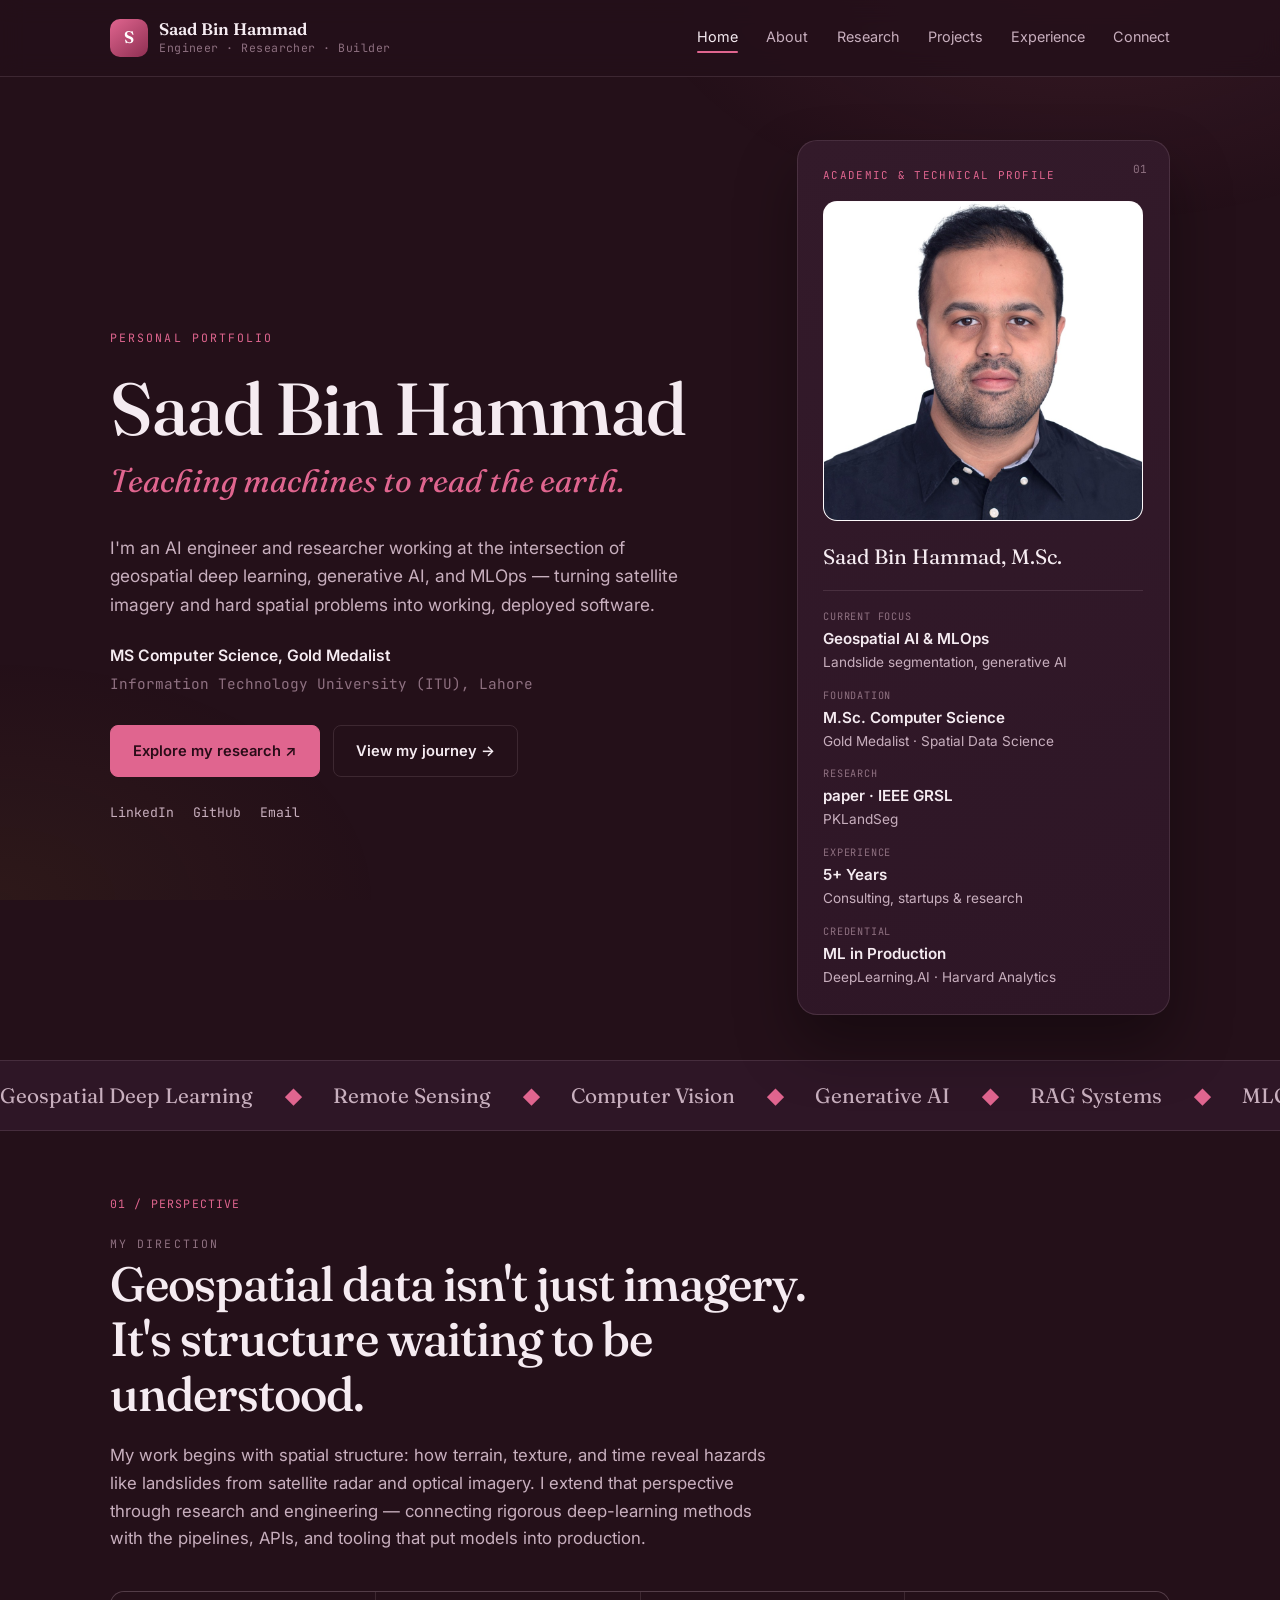
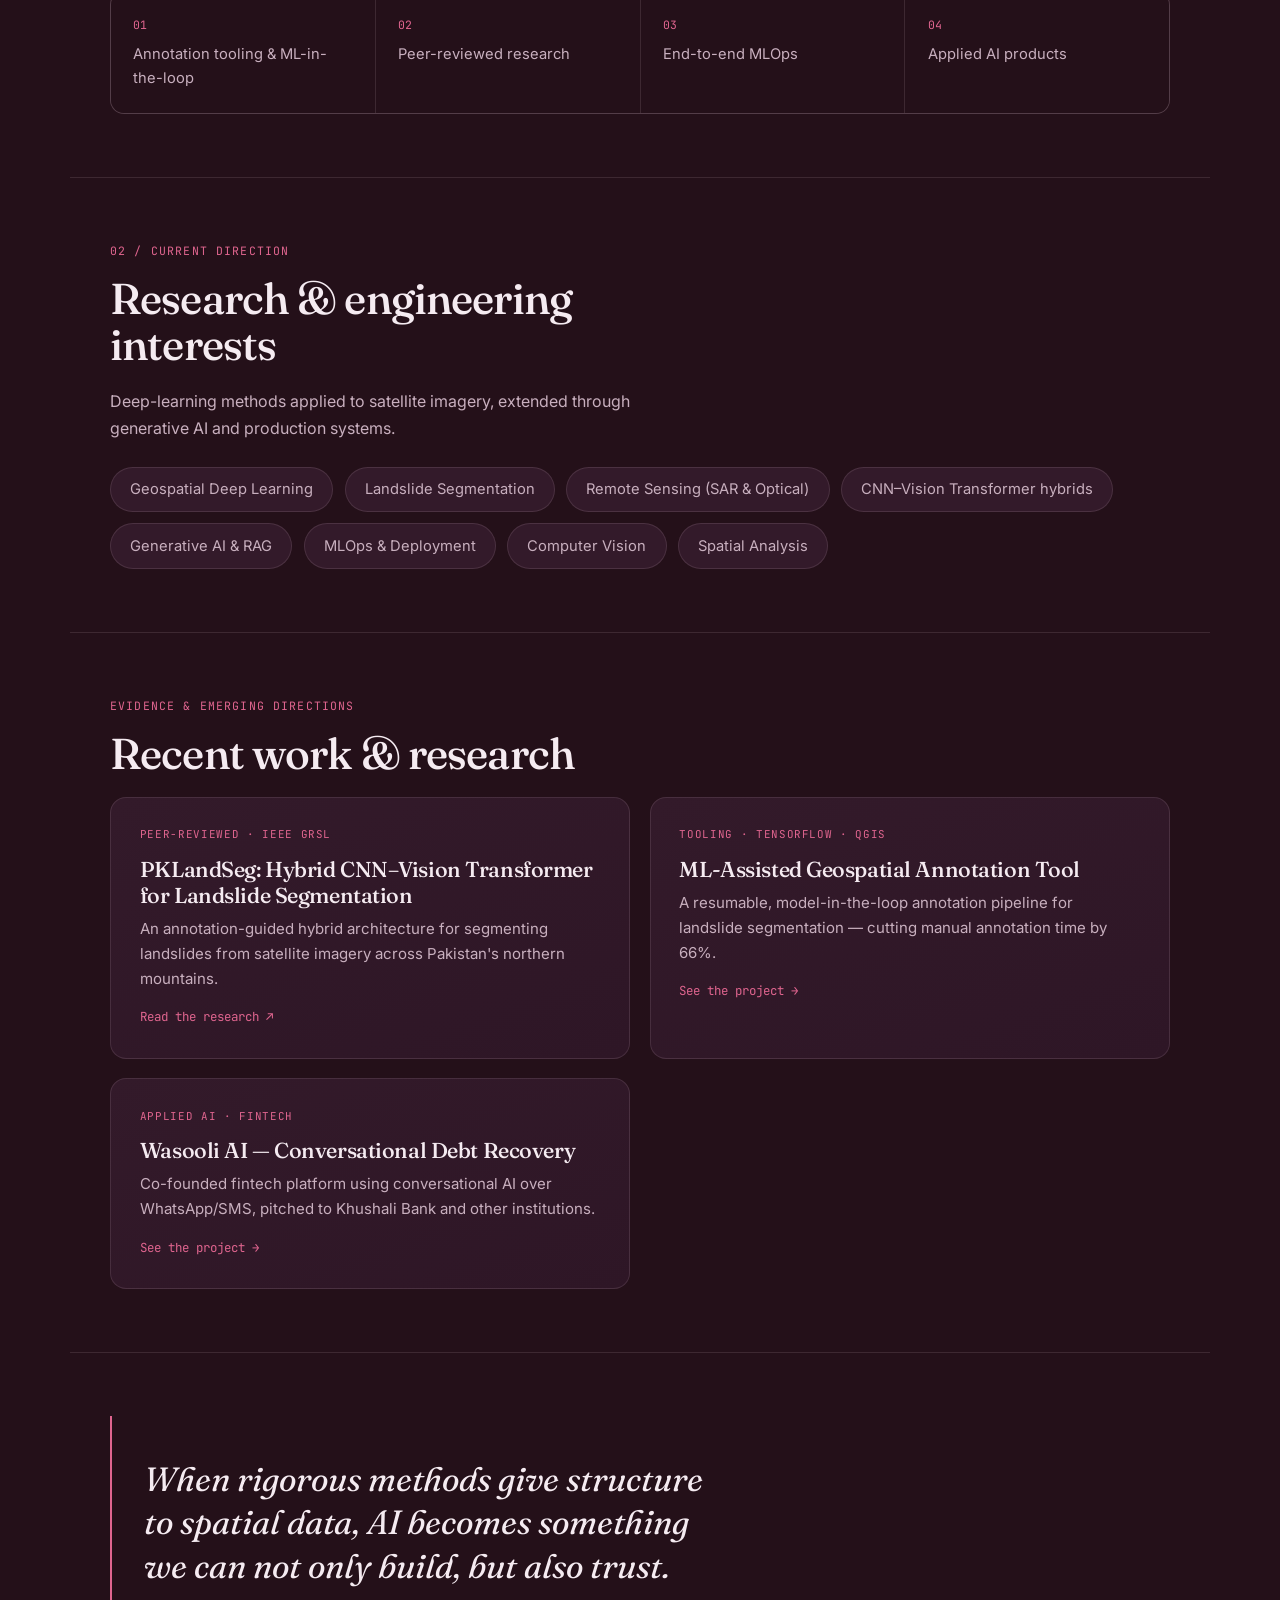
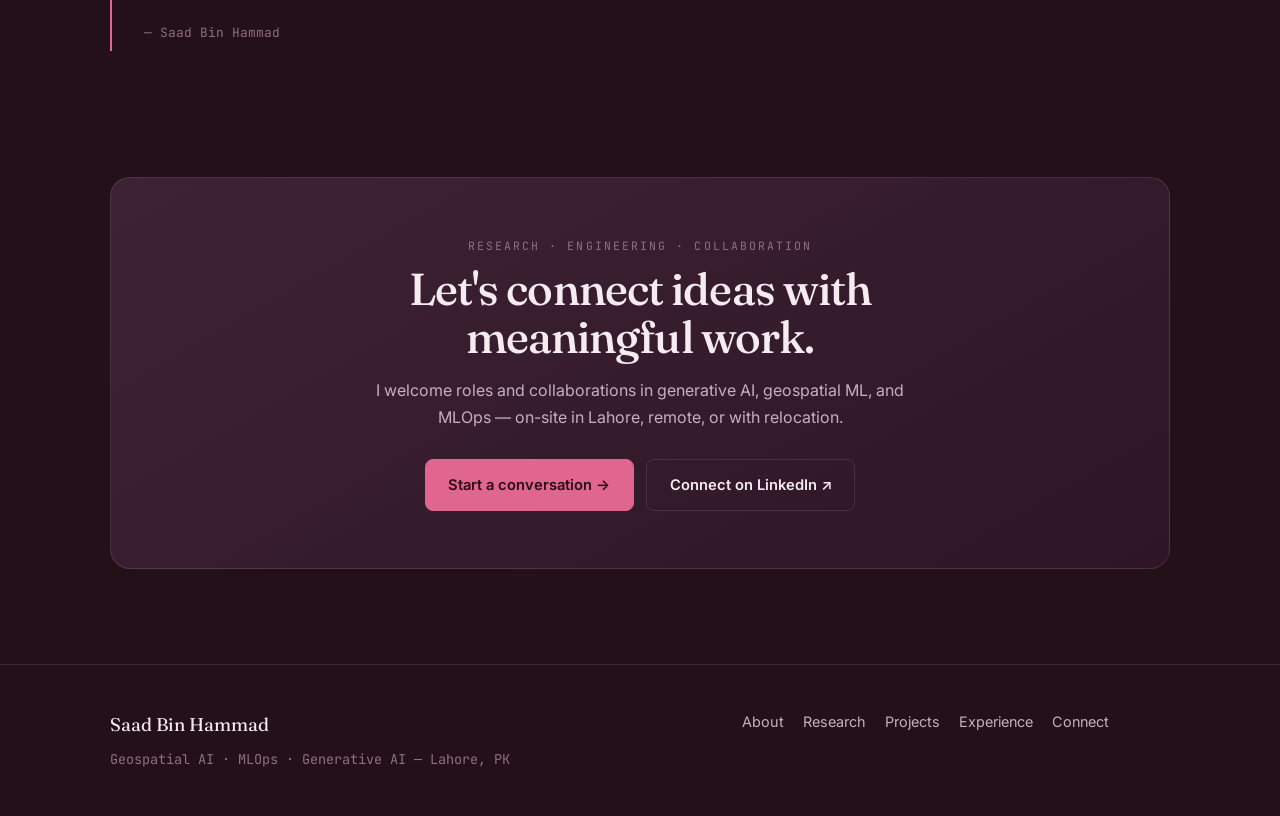
<file: index.html>
<!doctype html>
<html lang="en">
<head>
<meta charset="utf-8">
<meta name="viewport" content="width=device-width,initial-scale=1">
<meta name="description" content="Saad Bin Hammad — MS Computer Science gold medalist working at the intersection of geospatial deep learning, generative AI, and MLOps.">
<meta name="theme-color" content="#241019">
<meta property="og:title" content="Saad Bin Hammad | Geospatial AI, MLOps & Generative AI">
<meta property="og:description" content="Connecting geospatial deep learning and remote sensing with generative AI and production MLOps.">
<meta property="og:type" content="website">
<title>Saad Bin Hammad | Geospatial AI, MLOps & Generative AI</title>
<link rel="stylesheet" href="style.css">
</head>
<body>
<a class="skip" href="#main">Skip to main content</a>

<nav class="nav">
  <div class="wrap">
    <a class="brand" href="index.html">
      <span class="mark">S</span>
      <span class="bt"><b>Saad Bin Hammad</b><span>Engineer · Researcher · Builder</span></span>
    </a>
    <button class="menu" aria-label="Open navigation">☰</button>
    <div class="nav-links">
      <a href="index.html" class="active">Home</a>
      <a href="about.html">About</a>
      <a href="research.html">Research</a>
      <a href="projects.html">Projects</a>
      <a href="experience.html">Experience</a>
      <a href="contact.html">Connect</a>
    </div>
  </div>
</nav>

<main id="main">

  <!-- HERO -->
  <header class="hero">
    <div class="wrap">
      <div class="hero-grid">
        <div>
          <span class="eyebrow">Personal portfolio</span>
          <h1>Saad Bin Hammad</h1>
          <p class="tagline">Teaching machines to read the earth.</p>
          <p class="lede">I'm an AI engineer and researcher working at the intersection of geospatial deep learning, generative AI, and MLOps — turning satellite imagery and hard spatial problems into working, deployed software.</p>
          <p class="role"><b>MS Computer Science, Gold Medalist</b><span>Information Technology University (ITU), Lahore</span></p>
          <div class="hero-actions">
            <a class="btn primary" href="research.html">Explore my research ↗</a>
            <a class="btn" href="about.html">View my journey →</a>
          </div>
          <div class="hero-social">
            <a href="https://www.linkedin.com/in/saad-bin-hammad-89b584108/" target="_blank" rel="noopener">LinkedIn</a>
            <a href="https://github.com/saadhammad14" target="_blank" rel="noopener">GitHub</a>
            <a href="mailto:saadhammad306@gmail.com">Email</a>
          </div>
        </div>

        <aside class="pcard reveal">
          <span class="pc-no">01</span>
          <div class="pc-label">Academic &amp; technical profile</div>
          <div class="pc-photo"><img src="saad.png" alt="Saad Bin Hammad"></div>
          <div class="pc-name">Saad Bin Hammad, M.Sc.</div>
          <div class="pc-list">
            <div class="pc-item"><div class="k">Current focus</div><div class="v">Geospatial AI &amp; MLOps</div><div class="d">Landslide segmentation, generative AI</div></div>
            <div class="pc-item"><div class="k">Foundation</div><div class="v">M.Sc. Computer Science</div><div class="d">Gold Medalist · Spatial Data Science</div></div>
            <div class="pc-item"><div class="k">Research</div><div class="v"> paper · IEEE GRSL</div><div class="d">PKLandSeg </div></div>
            <div class="pc-item"><div class="k">Experience</div><div class="v">5+ Years</div><div class="d">Consulting, startups &amp; research</div></div>
            <div class="pc-item"><div class="k">Credential</div><div class="v">ML in Production</div><div class="d">DeepLearning.AI · Harvard Analytics</div></div>
          </div>
        </aside>
      </div>
    </div>
  </header>

  <!-- MARQUEE -->
  <div class="marquee" aria-hidden="true">
    <div class="track">
      <span>Geospatial Deep Learning <b class="dot">◆</b> Remote Sensing <b class="dot">◆</b> Computer Vision <b class="dot">◆</b> Generative AI <b class="dot">◆</b> RAG Systems <b class="dot">◆</b> MLOps <b class="dot">◆</b></span>
      <span>Geospatial Deep Learning <b class="dot">◆</b> Remote Sensing <b class="dot">◆</b> Computer Vision <b class="dot">◆</b> Generative AI <b class="dot">◆</b> RAG Systems <b class="dot">◆</b> MLOps <b class="dot">◆</b></span>
    </div>
  </div>

  <!-- PERSPECTIVE -->
  <section class="statement">
    <div class="wrap">
      <div class="sec-tag">01 / Perspective</div>
      <div style="max-width:30ch"><span class="eyebrow" style="color:var(--faint)">My direction</span></div>
      <h2>Geospatial data isn't just imagery. It's structure waiting to be understood.</h2>
      <p>My work begins with spatial structure: how terrain, texture, and time reveal hazards like landslides from satellite radar and optical imagery. I extend that perspective through research and engineering — connecting rigorous deep-learning methods with the pipelines, APIs, and tooling that put models into production.</p>
      <div class="impact">
        <div class="i"><div class="n">01</div><p>Annotation tooling &amp; ML-in-the-loop</p></div>
        <div class="i"><div class="n">02</div><p>Peer-reviewed research</p></div>
        <div class="i"><div class="n">03</div><p>End-to-end MLOps</p></div>
        <div class="i"><div class="n">04</div><p>Applied AI products</p></div>
      </div>
    </div>
  </section>

  <hr class="divider">

  <!-- INTERESTS -->
  <section>
    <div class="wrap">
      <div class="sec-tag">02 / Current direction</div>
      <h2 class="sec-lead">Research &amp; engineering interests</h2>
      <p style="color:var(--dim);max-width:56ch">Deep-learning methods applied to satellite imagery, extended through generative AI and production systems.</p>
      <div class="chips">
        <span class="chip">Geospatial Deep Learning</span>
        <span class="chip">Landslide Segmentation</span>
        <span class="chip">Remote Sensing (SAR &amp; Optical)</span>
        <span class="chip">CNN–Vision Transformer hybrids</span>
        <span class="chip">Generative AI &amp; RAG</span>
        <span class="chip">MLOps &amp; Deployment</span>
        <span class="chip">Computer Vision</span>
        <span class="chip">Spatial Analysis</span>
      </div>
    </div>
  </section>

  <hr class="divider">

  <!-- RECENT WORK -->
  <section>
    <div class="wrap">
      <div class="sec-tag">Evidence &amp; emerging directions</div>
      <h2 class="sec-lead">Recent work &amp; research</h2>
      <div class="work-grid">
        <a class="wcard reveal" href="research.html">
          <div class="wk">Peer-reviewed · IEEE GRSL</div>
          <h3>PKLandSeg: Hybrid CNN–Vision Transformer for Landslide Segmentation</h3>
          <p>An annotation-guided hybrid architecture for segmenting landslides from satellite imagery across Pakistan's northern mountains.</p>
          <span class="go">Read the research ↗</span>
        </a>
        <a class="wcard reveal" href="projects.html#annotation">
          <div class="wk">Tooling · TensorFlow · QGIS</div>
          <h3>ML-Assisted Geospatial Annotation Tool</h3>
          <p>A resumable, model-in-the-loop annotation pipeline for landslide segmentation — cutting manual annotation time by 66%.</p>
          <span class="go">See the project →</span>
        </a>
        <a class="wcard reveal" href="projects.html#wasooli">
          <div class="wk">Applied AI · Fintech</div>
          <h3>Wasooli AI — Conversational Debt Recovery</h3>
          <p>Co-founded fintech platform using conversational AI over WhatsApp/SMS, pitched to Khushali Bank and other institutions.</p>
          <span class="go">See the project →</span>
        </a>
      </div>
    </div>
  </section>

  <hr class="divider">

  <!-- QUOTE -->
  <section>
    <div class="wrap">
      <div class="quote reveal">
        <p>When rigorous methods give structure to spatial data, AI becomes something we can not only build, but also trust.</p>
        <div class="by">— Saad Bin Hammad</div>
      </div>
    </div>
  </section>

  <!-- CTA -->
  <section>
    <div class="wrap">
      <div class="cta-band reveal">
        <div class="eyebrow" style="color:var(--faint)">Research · Engineering · Collaboration</div>
        <h2 style="margin-top:.6rem">Let's connect ideas with meaningful work.</h2>
        <p>I welcome roles and collaborations in generative AI, geospatial ML, and MLOps — on-site in Lahore, remote, or with relocation.</p>
        <div class="cta-row">
          <a class="btn primary" href="contact.html">Start a conversation →</a>
          <a class="btn" href="https://www.linkedin.com/in/saad-bin-hammad-89b584108/" target="_blank" rel="noopener">Connect on LinkedIn ↗</a>
        </div>
      </div>
    </div>
  </section>

</main>

<footer>
  <div class="wrap">
    <div class="foot-grid">
      <div>
        <div class="fbrand">Saad Bin Hammad</div>
        <div class="muted">Geospatial AI · MLOps · Generative AI — Lahore, PK</div>
      </div>
      <div class="foot-links">
        <a href="about.html">About</a>
        <a href="research.html">Research</a>
        <a href="projects.html">Projects</a>
        <a href="experience.html">Experience</a>
        <a href="contact.html">Connect</a>
      </div>
    </div>
  </div>
</footer>

<script src="main.js"></script>
</body>
</html>
</file>
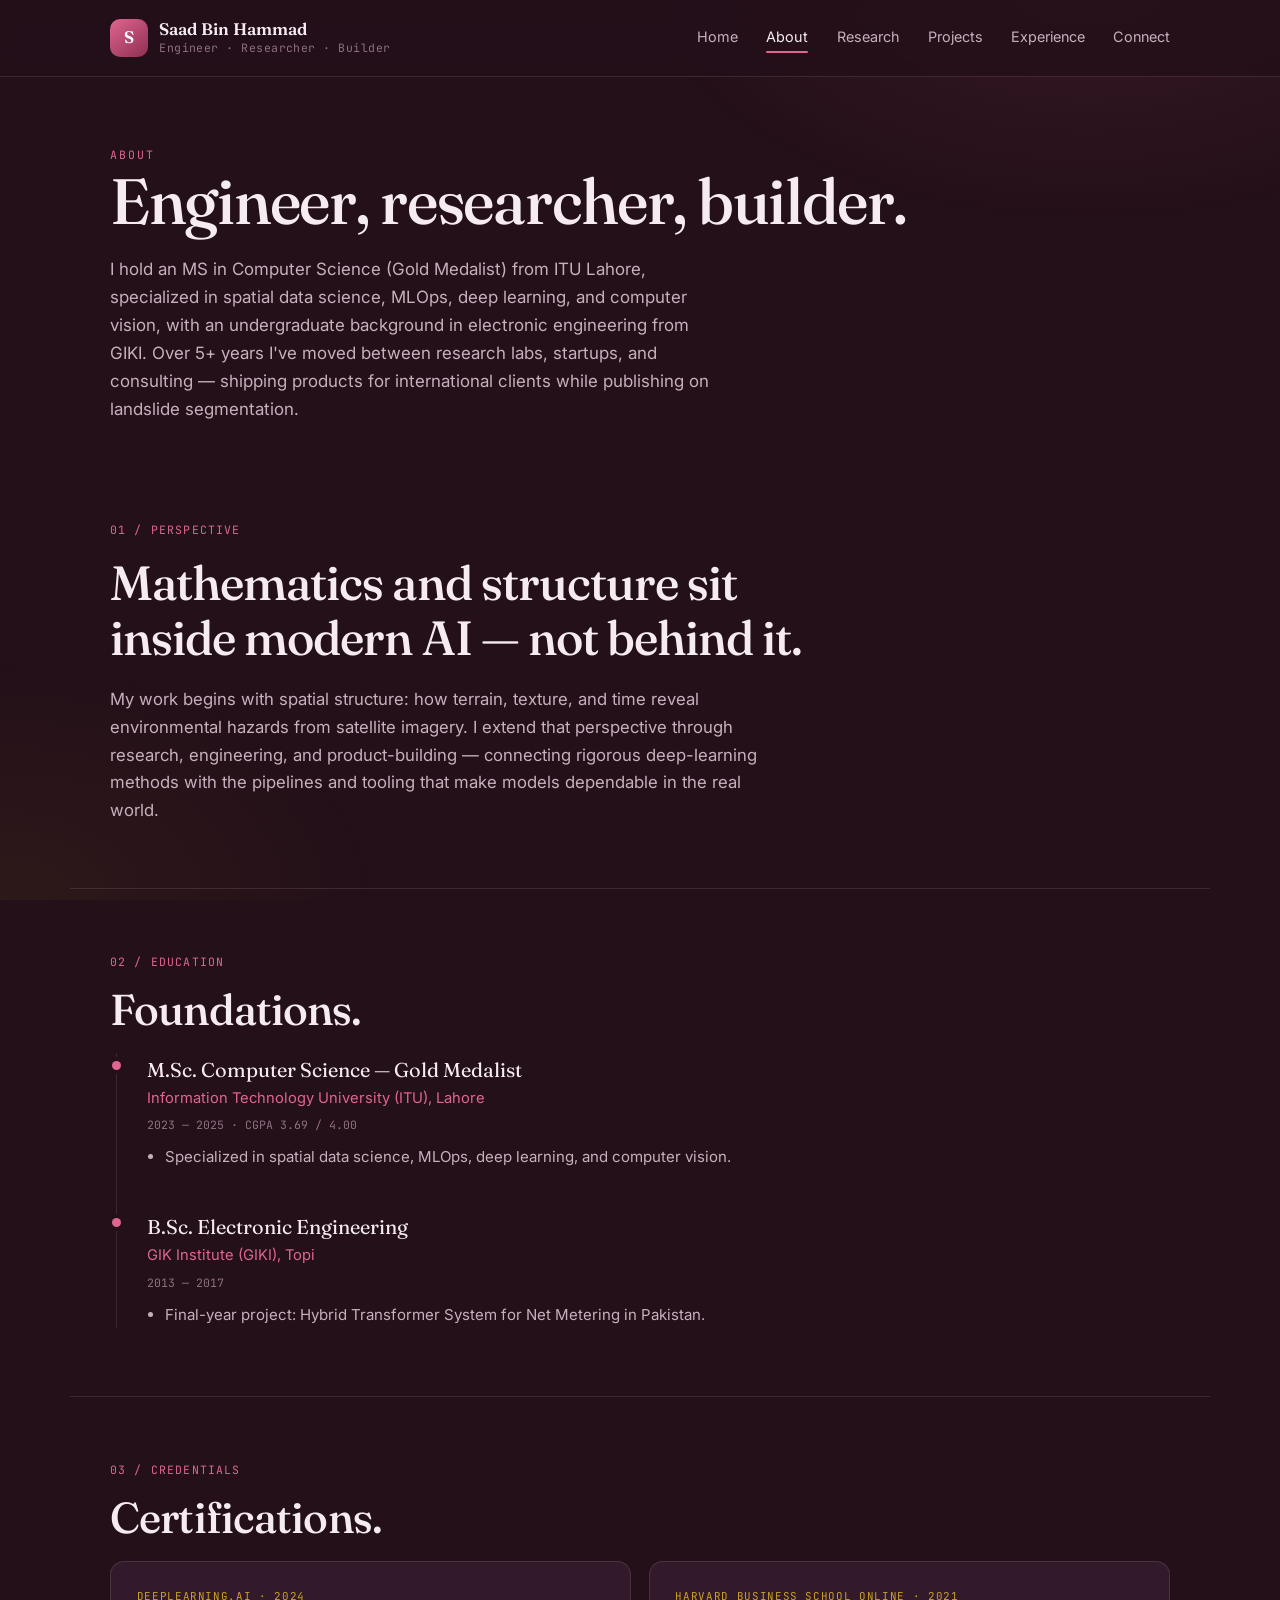
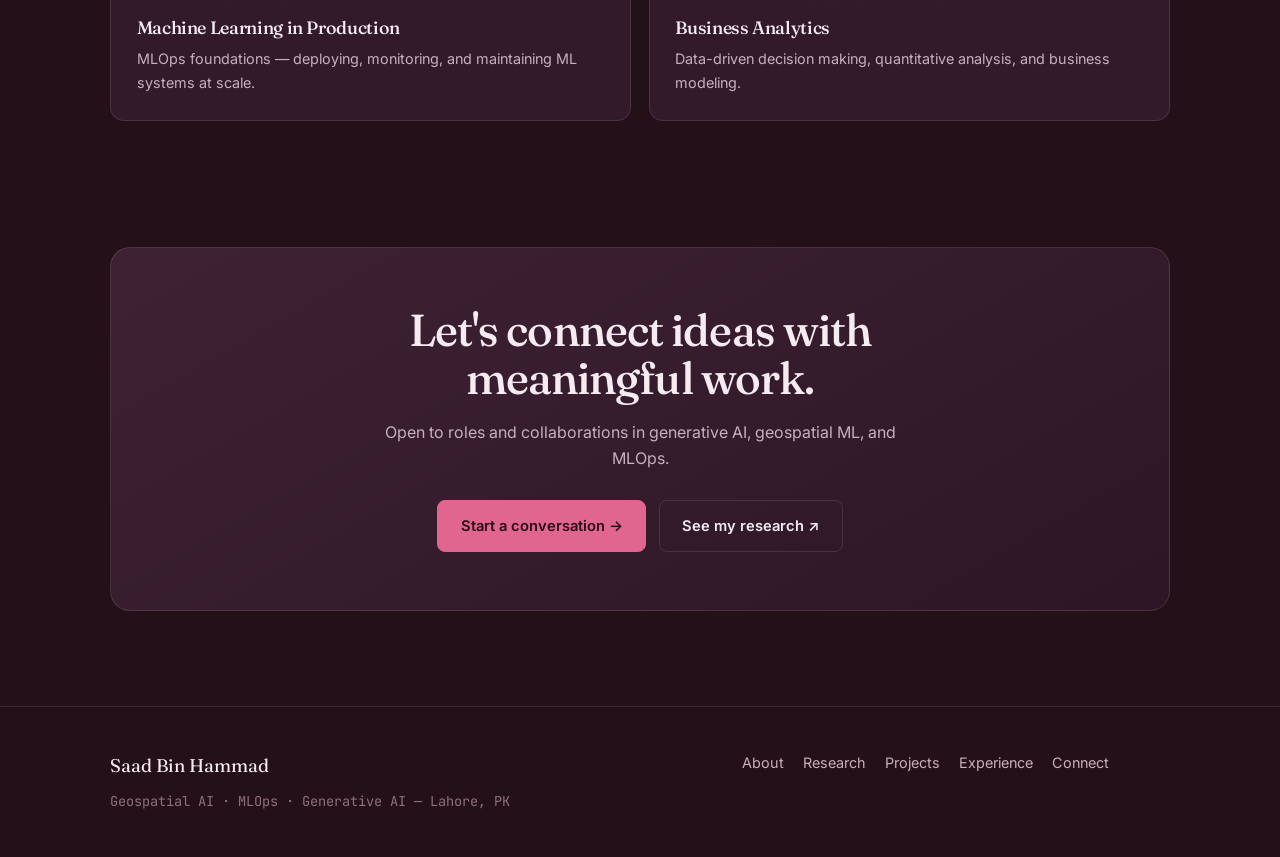
<file: about.html>
<!doctype html>
<html lang="en">
<head>
<meta charset="utf-8"><meta name="viewport" content="width=device-width,initial-scale=1">
<meta name="description" content="About Saad Bin Hammad — MS Computer Science gold medalist, geospatial AI researcher and engineer.">
<meta name="theme-color" content="#241019">
<title>About | Saad Bin Hammad</title>
<link rel="stylesheet" href="style.css">
</head>
<body>
<a class="skip" href="#main">Skip to main content</a>
<nav class="nav">
  <div class="wrap">
    <a class="brand" href="index.html">
      <span class="mark">S</span>
      <span class="bt"><b>Saad Bin Hammad</b><span>Engineer · Researcher · Builder</span></span>
    </a>
    <button class="menu" aria-label="Open navigation">☰</button>
    <div class="nav-links">
      <a href="index.html">Home</a>
      <a href="about.html" class="active">About</a>
      <a href="research.html">Research</a>
      <a href="projects.html">Projects</a>
      <a href="experience.html">Experience</a>
      <a href="contact.html">Connect</a>
    </div>
  </div>
</nav>
<main id="main">
<header class="page-head"><div class="wrap">
  <span class="eyebrow">About</span>
  <h1>Engineer, researcher, builder.</h1>
  <p class="lede">I hold an MS in Computer Science (Gold Medalist) from ITU Lahore, specialized in spatial data science, MLOps, deep learning, and computer vision, with an undergraduate background in electronic engineering from GIKI. Over 5+ years I've moved between research labs, startups, and consulting — shipping products for international clients while publishing on landslide segmentation.</p>
</div></header>

<section class="statement"><div class="wrap">
  <div class="sec-tag">01 / Perspective</div>
  <h2>Mathematics and structure sit inside modern AI — not behind it.</h2>
  <p>My work begins with spatial structure: how terrain, texture, and time reveal environmental hazards from satellite imagery. I extend that perspective through research, engineering, and product-building — connecting rigorous deep-learning methods with the pipelines and tooling that make models dependable in the real world.</p>
</div></section>

<hr class="divider">

<section><div class="wrap">
  <div class="sec-tag">02 / Education</div>
  <h2 class="sec-lead">Foundations.</h2>
  <div class="tl">
    <div class="tl-item"><div class="tl-role">M.Sc. Computer Science — Gold Medalist</div><div class="tl-org">Information Technology University (ITU), Lahore</div><div class="tl-meta">2023 — 2025 · CGPA 3.69 / 4.00</div><ul><li>Specialized in spatial data science, MLOps, deep learning, and computer vision.</li></ul></div>
    <div class="tl-item"><div class="tl-role">B.Sc. Electronic Engineering</div><div class="tl-org">GIK Institute (GIKI), Topi</div><div class="tl-meta">2013 — 2017</div><ul><li>Final-year project: Hybrid Transformer System for Net Metering in Pakistan.</li></ul></div>
  </div>
</div></section>

<hr class="divider">

<section><div class="wrap">
  <div class="sec-tag">03 / Credentials</div>
  <h2 class="sec-lead">Certifications.</h2>
  <div class="cards">
    <div class="card"><div class="kick">DeepLearning.AI · 2024</div><h3>Machine Learning in Production</h3><p>MLOps foundations — deploying, monitoring, and maintaining ML systems at scale.</p></div>
    <div class="card"><div class="kick">Harvard Business School Online · 2021</div><h3>Business Analytics</h3><p>Data-driven decision making, quantitative analysis, and business modeling.</p></div>
  </div>
</div></section>

<section><div class="wrap"><div class="cta-band reveal">
  <h2>Let's connect ideas with meaningful work.</h2>
  <p>Open to roles and collaborations in generative AI, geospatial ML, and MLOps.</p>
  <div class="cta-row"><a class="btn primary" href="contact.html">Start a conversation →</a><a class="btn" href="research.html">See my research ↗</a></div>
</div></div></section>
</main>
<footer>
  <div class="wrap">
    <div class="foot-grid">
      <div>
        <div class="fbrand">Saad Bin Hammad</div>
        <div class="muted">Geospatial AI · MLOps · Generative AI — Lahore, PK</div>
      </div>
      <div class="foot-links">
        <a href="about.html">About</a>
        <a href="research.html">Research</a>
        <a href="projects.html">Projects</a>
        <a href="experience.html">Experience</a>
        <a href="contact.html">Connect</a>
      </div>
    </div>
  </div>
</footer>
<script src="main.js"></script>
</body></html>
</file>
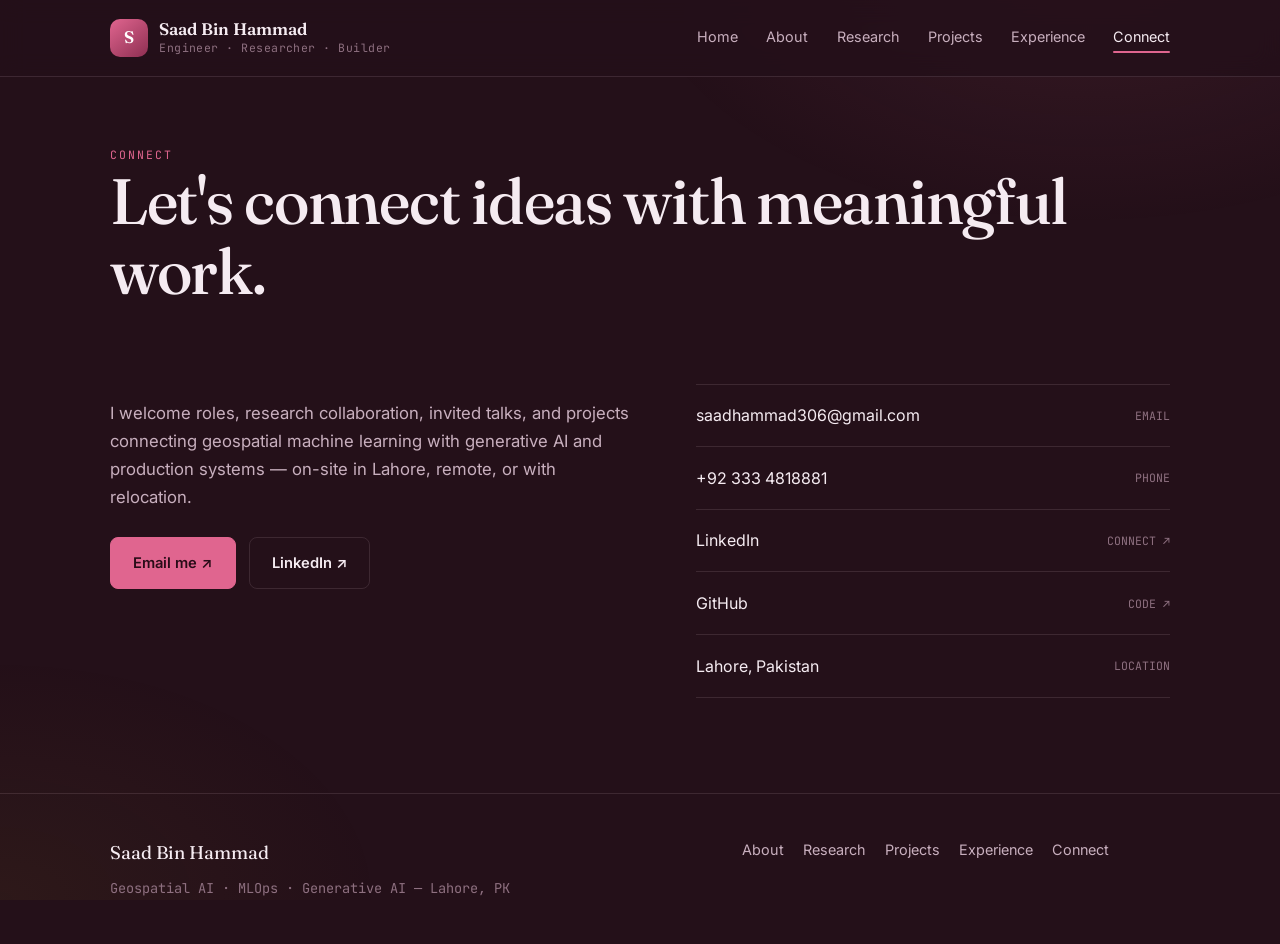
<file: contact.html>
<!doctype html>
<html lang="en">
<head>
<meta charset="utf-8"><meta name="viewport" content="width=device-width,initial-scale=1">
<meta name="description" content="Connect with Saad Bin Hammad — geospatial AI, MLOps, and generative AI.">
<meta name="theme-color" content="#241019">
<title>Connect | Saad Bin Hammad</title>
<link rel="stylesheet" href="style.css">
</head>
<body>
<a class="skip" href="#main">Skip to main content</a>
<nav class="nav">
  <div class="wrap">
    <a class="brand" href="index.html">
      <span class="mark">S</span>
      <span class="bt"><b>Saad Bin Hammad</b><span>Engineer · Researcher · Builder</span></span>
    </a>
    <button class="menu" aria-label="Open navigation">☰</button>
    <div class="nav-links">
      <a href="index.html">Home</a>
      <a href="about.html">About</a>
      <a href="research.html">Research</a>
      <a href="projects.html">Projects</a>
      <a href="experience.html">Experience</a>
      <a href="contact.html" class="active">Connect</a>
    </div>
  </div>
</nav>
<main id="main">
<header class="page-head"><div class="wrap">
  <span class="eyebrow">Connect</span>
  <h1>Let's connect ideas with meaningful work.</h1>
</div></header>

<section><div class="wrap">
  <div class="contact-grid">
    <div>
      <p style="color:var(--dim);font-size:1.05rem;max-width:50ch">I welcome roles, research collaboration, invited talks, and projects connecting geospatial machine learning with generative AI and production systems — on-site in Lahore, remote, or with relocation.</p>
      <div class="hero-actions" style="margin-top:1.6rem">
        <a class="btn primary" href="mailto:saadhammad306@gmail.com">Email me ↗</a>
        <a class="btn" href="https://www.linkedin.com/in/saad-bin-hammad-89b584108/" target="_blank" rel="noopener">LinkedIn ↗</a>
      </div>
    </div>
    <div class="contact-links">
      <a href="mailto:saadhammad306@gmail.com"><span>saadhammad306@gmail.com</span><span class="k">EMAIL</span></a>
      <a href="tel:+923334818881"><span>+92 333 4818881</span><span class="k">PHONE</span></a>
      <a href="https://www.linkedin.com/in/saad-bin-hammad-89b584108/" target="_blank" rel="noopener"><span>LinkedIn</span><span class="k">CONNECT ↗</span></a>
      <a href="https://github.com/saadhammad14" target="_blank" rel="noopener"><span>GitHub</span><span class="k">CODE ↗</span></a>
      <a href="https://www.google.com/maps?q=Lahore,Pakistan" target="_blank" rel="noopener"><span>Lahore, Pakistan</span><span class="k">LOCATION</span></a>
    </div>
  </div>
</div></section>
</main>
<footer>
  <div class="wrap">
    <div class="foot-grid">
      <div>
        <div class="fbrand">Saad Bin Hammad</div>
        <div class="muted">Geospatial AI · MLOps · Generative AI — Lahore, PK</div>
      </div>
      <div class="foot-links">
        <a href="about.html">About</a>
        <a href="research.html">Research</a>
        <a href="projects.html">Projects</a>
        <a href="experience.html">Experience</a>
        <a href="contact.html">Connect</a>
      </div>
    </div>
  </div>
</footer>
<script src="main.js"></script>
</body></html>
</file>
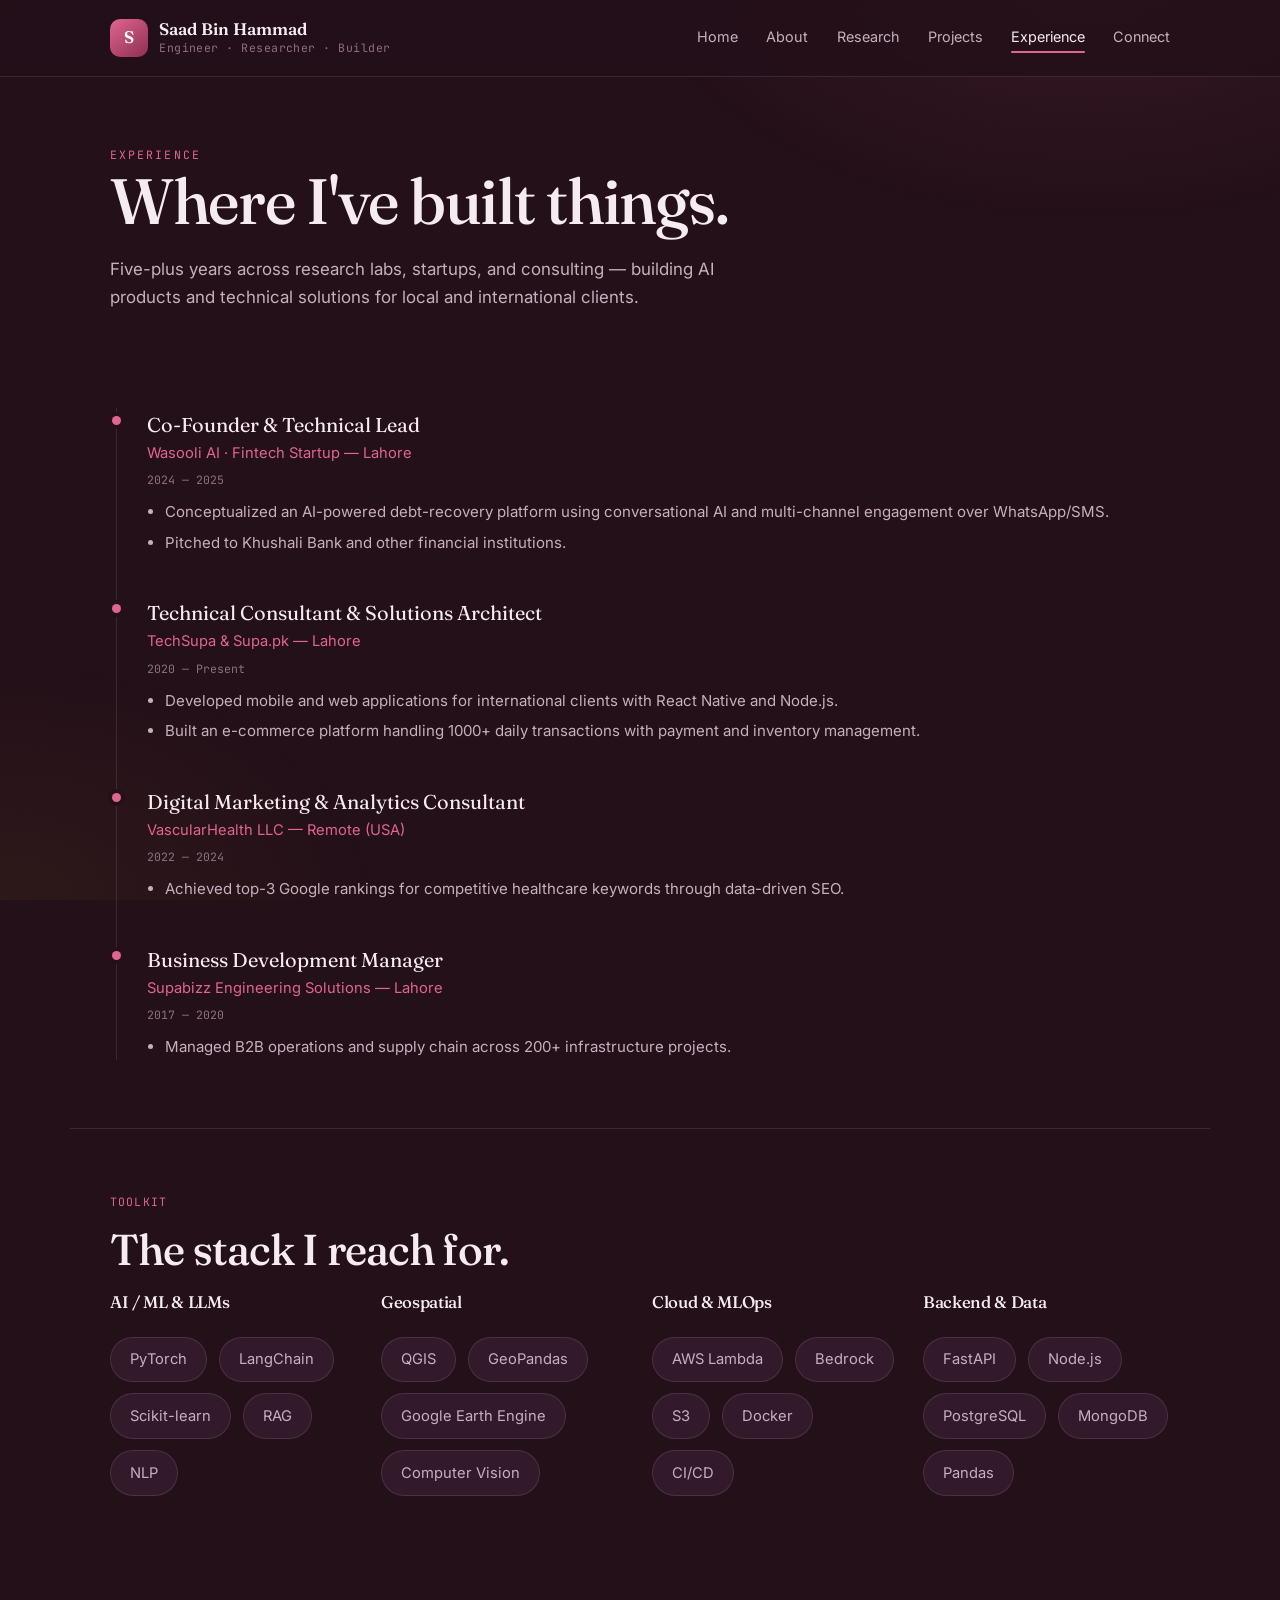
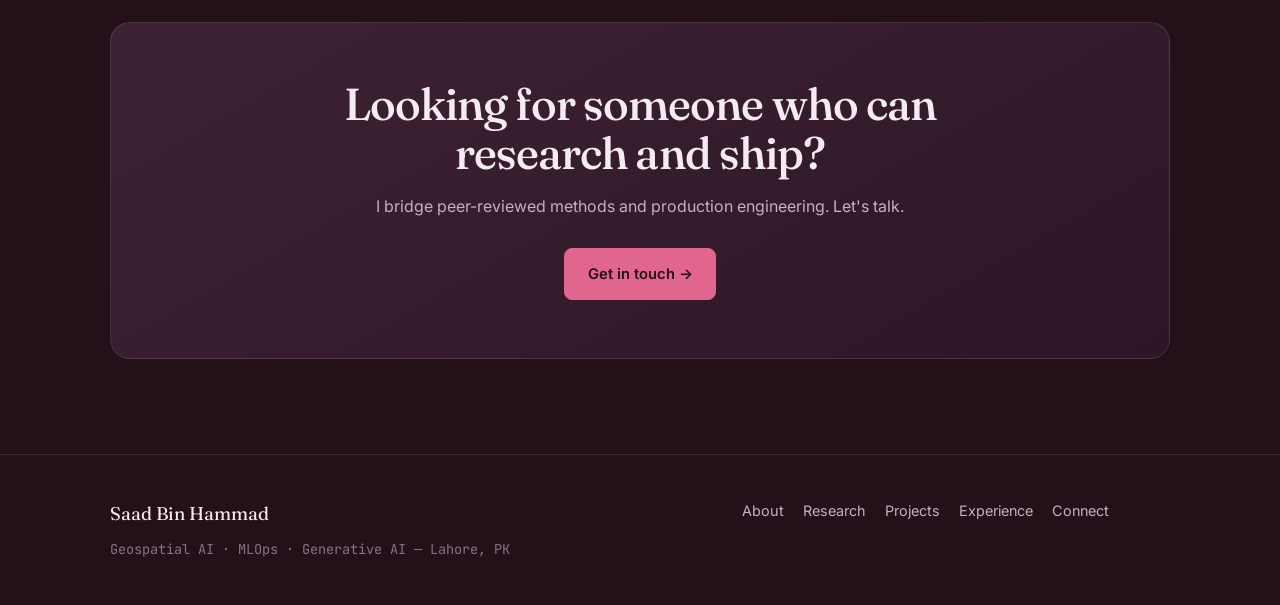
<file: experience.html>
<!doctype html>
<html lang="en">
<head>
<meta charset="utf-8"><meta name="viewport" content="width=device-width,initial-scale=1">
<meta name="description" content="Experience of Saad Bin Hammad — technical consulting, fintech co-founder, solutions architect.">
<meta name="theme-color" content="#241019">
<title>Experience | Saad Bin Hammad</title>
<link rel="stylesheet" href="style.css">
</head>
<body>
<a class="skip" href="#main">Skip to main content</a>
<nav class="nav">
  <div class="wrap">
    <a class="brand" href="index.html">
      <span class="mark">S</span>
      <span class="bt"><b>Saad Bin Hammad</b><span>Engineer · Researcher · Builder</span></span>
    </a>
    <button class="menu" aria-label="Open navigation">☰</button>
    <div class="nav-links">
      <a href="index.html">Home</a>
      <a href="about.html">About</a>
      <a href="research.html">Research</a>
      <a href="projects.html">Projects</a>
      <a href="experience.html" class="active">Experience</a>
      <a href="contact.html">Connect</a>
    </div>
  </div>
</nav>
<main id="main">
<header class="page-head"><div class="wrap">
  <span class="eyebrow">Experience</span>
  <h1>Where I've built things.</h1>
  <p class="lede">Five-plus years across research labs, startups, and consulting — building AI products and technical solutions for local and international clients.</p>
</div></header>

<section><div class="wrap">
  <div class="tl">
    <div class="tl-item"><div class="tl-role">Co-Founder &amp; Technical Lead</div><div class="tl-org">Wasooli AI · Fintech Startup — Lahore</div><div class="tl-meta">2024 — 2025</div><ul><li>Conceptualized an AI-powered debt-recovery platform using conversational AI and multi-channel engagement over WhatsApp/SMS.</li><li>Pitched to Khushali Bank and other financial institutions.</li></ul></div>
    <div class="tl-item"><div class="tl-role">Technical Consultant &amp; Solutions Architect</div><div class="tl-org">TechSupa &amp; Supa.pk — Lahore</div><div class="tl-meta">2020 — Present</div><ul><li>Developed mobile and web applications for international clients with React Native and Node.js.</li><li>Built an e-commerce platform handling 1000+ daily transactions with payment and inventory management.</li></ul></div>
    <div class="tl-item"><div class="tl-role">Digital Marketing &amp; Analytics Consultant</div><div class="tl-org">VascularHealth LLC — Remote (USA)</div><div class="tl-meta">2022 — 2024</div><ul><li>Achieved top-3 Google rankings for competitive healthcare keywords through data-driven SEO.</li></ul></div>
    <div class="tl-item"><div class="tl-role">Business Development Manager</div><div class="tl-org">Supabizz Engineering Solutions — Lahore</div><div class="tl-meta">2017 — 2020</div><ul><li>Managed B2B operations and supply chain across 200+ infrastructure projects.</li></ul></div>
  </div>
</div></section>

<hr class="divider">

<section><div class="wrap">
  <div class="sec-tag">Toolkit</div>
  <h2 class="sec-lead">The stack I reach for.</h2>
  <div class="skill-grid">
    <div class="skill-block"><h3>AI / ML &amp; LLMs</h3><div class="chips"><span class="chip">PyTorch</span><span class="chip">LangChain</span><span class="chip">Scikit-learn</span><span class="chip">RAG</span><span class="chip">NLP</span></div></div>
    <div class="skill-block"><h3>Geospatial</h3><div class="chips"><span class="chip">QGIS</span><span class="chip">GeoPandas</span><span class="chip">Google Earth Engine</span><span class="chip">Computer Vision</span></div></div>
    <div class="skill-block"><h3>Cloud &amp; MLOps</h3><div class="chips"><span class="chip">AWS Lambda</span><span class="chip">Bedrock</span><span class="chip">S3</span><span class="chip">Docker</span><span class="chip">CI/CD</span></div></div>
    <div class="skill-block"><h3>Backend &amp; Data</h3><div class="chips"><span class="chip">FastAPI</span><span class="chip">Node.js</span><span class="chip">PostgreSQL</span><span class="chip">MongoDB</span><span class="chip">Pandas</span></div></div>
  </div>
</div></section>

<section><div class="wrap"><div class="cta-band reveal">
  <h2>Looking for someone who can research and ship?</h2>
  <p>I bridge peer-reviewed methods and production engineering. Let's talk.</p>
  <div class="cta-row"><a class="btn primary" href="contact.html">Get in touch →</a></div>
</div></div></section>
</main>
<footer>
  <div class="wrap">
    <div class="foot-grid">
      <div>
        <div class="fbrand">Saad Bin Hammad</div>
        <div class="muted">Geospatial AI · MLOps · Generative AI — Lahore, PK</div>
      </div>
      <div class="foot-links">
        <a href="about.html">About</a>
        <a href="research.html">Research</a>
        <a href="projects.html">Projects</a>
        <a href="experience.html">Experience</a>
        <a href="contact.html">Connect</a>
      </div>
    </div>
  </div>
</footer>
<script src="main.js"></script>
</body></html>
</file>
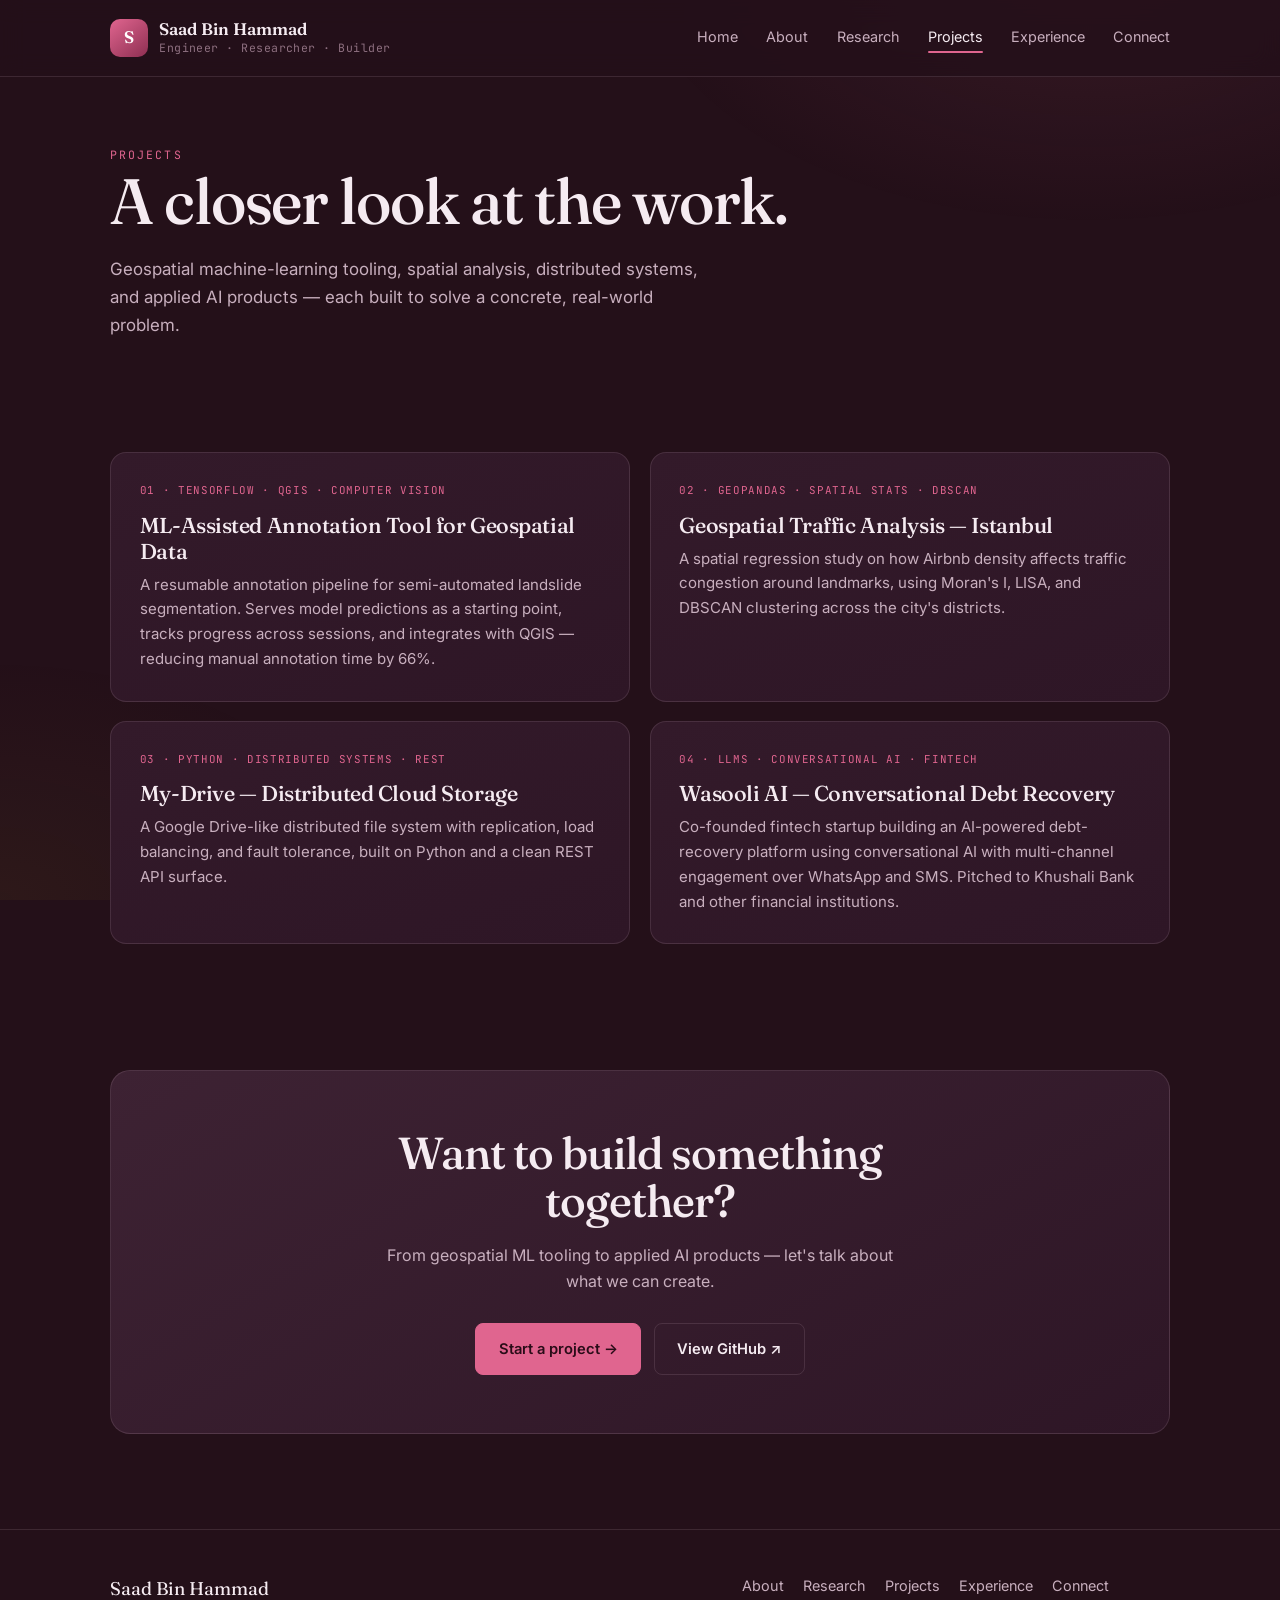
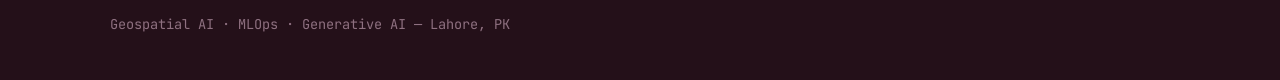
<file: projects.html>
<!doctype html>
<html lang="en">
<head>
<meta charset="utf-8"><meta name="viewport" content="width=device-width,initial-scale=1">
<meta name="description" content="Projects by Saad Bin Hammad — geospatial ML tooling, spatial analysis, distributed systems, applied AI.">
<meta name="theme-color" content="#241019">
<title>Projects | Saad Bin Hammad</title>
<link rel="stylesheet" href="style.css">
</head>
<body>
<a class="skip" href="#main">Skip to main content</a>
<nav class="nav">
  <div class="wrap">
    <a class="brand" href="index.html">
      <span class="mark">S</span>
      <span class="bt"><b>Saad Bin Hammad</b><span>Engineer · Researcher · Builder</span></span>
    </a>
    <button class="menu" aria-label="Open navigation">☰</button>
    <div class="nav-links">
      <a href="index.html">Home</a>
      <a href="about.html">About</a>
      <a href="research.html">Research</a>
      <a href="projects.html" class="active">Projects</a>
      <a href="experience.html">Experience</a>
      <a href="contact.html">Connect</a>
    </div>
  </div>
</nav>
<main id="main">
<header class="page-head"><div class="wrap">
  <span class="eyebrow">Projects</span>
  <h1>A closer look at the work.</h1>
  <p class="lede">Geospatial machine-learning tooling, spatial analysis, distributed systems, and applied AI products — each built to solve a concrete, real-world problem.</p>
</div></header>

<section><div class="wrap">
  <div class="work-grid">
    <div class="wcard" id="annotation"><div class="wk">01 · TensorFlow · QGIS · Computer Vision</div><h3>ML-Assisted Annotation Tool for Geospatial Data</h3><p>A resumable annotation pipeline for semi-automated landslide segmentation. Serves model predictions as a starting point, tracks progress across sessions, and integrates with QGIS — reducing manual annotation time by 66%.</p></div>
    <div class="wcard" id="istanbul"><div class="wk">02 · GeoPandas · Spatial Stats · DBSCAN</div><h3>Geospatial Traffic Analysis — Istanbul</h3><p>A spatial regression study on how Airbnb density affects traffic congestion around landmarks, using Moran's I, LISA, and DBSCAN clustering across the city's districts.</p></div>
    <div class="wcard" id="mydrive"><div class="wk">03 · Python · Distributed Systems · REST</div><h3>My-Drive — Distributed Cloud Storage</h3><p>A Google Drive-like distributed file system with replication, load balancing, and fault tolerance, built on Python and a clean REST API surface.</p></div>
    <div class="wcard" id="wasooli"><div class="wk">04 · LLMs · Conversational AI · Fintech</div><h3>Wasooli AI — Conversational Debt Recovery</h3><p>Co-founded fintech startup building an AI-powered debt-recovery platform using conversational AI with multi-channel engagement over WhatsApp and SMS. Pitched to Khushali Bank and other financial institutions.</p></div>
  </div>
</div></section>

<section><div class="wrap"><div class="cta-band reveal">
  <h2>Want to build something together?</h2>
  <p>From geospatial ML tooling to applied AI products — let's talk about what we can create.</p>
  <div class="cta-row"><a class="btn primary" href="contact.html">Start a project →</a><a class="btn" href="https://github.com/saadhammad14" target="_blank" rel="noopener">View GitHub ↗</a></div>
</div></div></section>
</main>
<footer>
  <div class="wrap">
    <div class="foot-grid">
      <div>
        <div class="fbrand">Saad Bin Hammad</div>
        <div class="muted">Geospatial AI · MLOps · Generative AI — Lahore, PK</div>
      </div>
      <div class="foot-links">
        <a href="about.html">About</a>
        <a href="research.html">Research</a>
        <a href="projects.html">Projects</a>
        <a href="experience.html">Experience</a>
        <a href="contact.html">Connect</a>
      </div>
    </div>
  </div>
</footer>
<script src="main.js"></script>
</body></html>
</file>
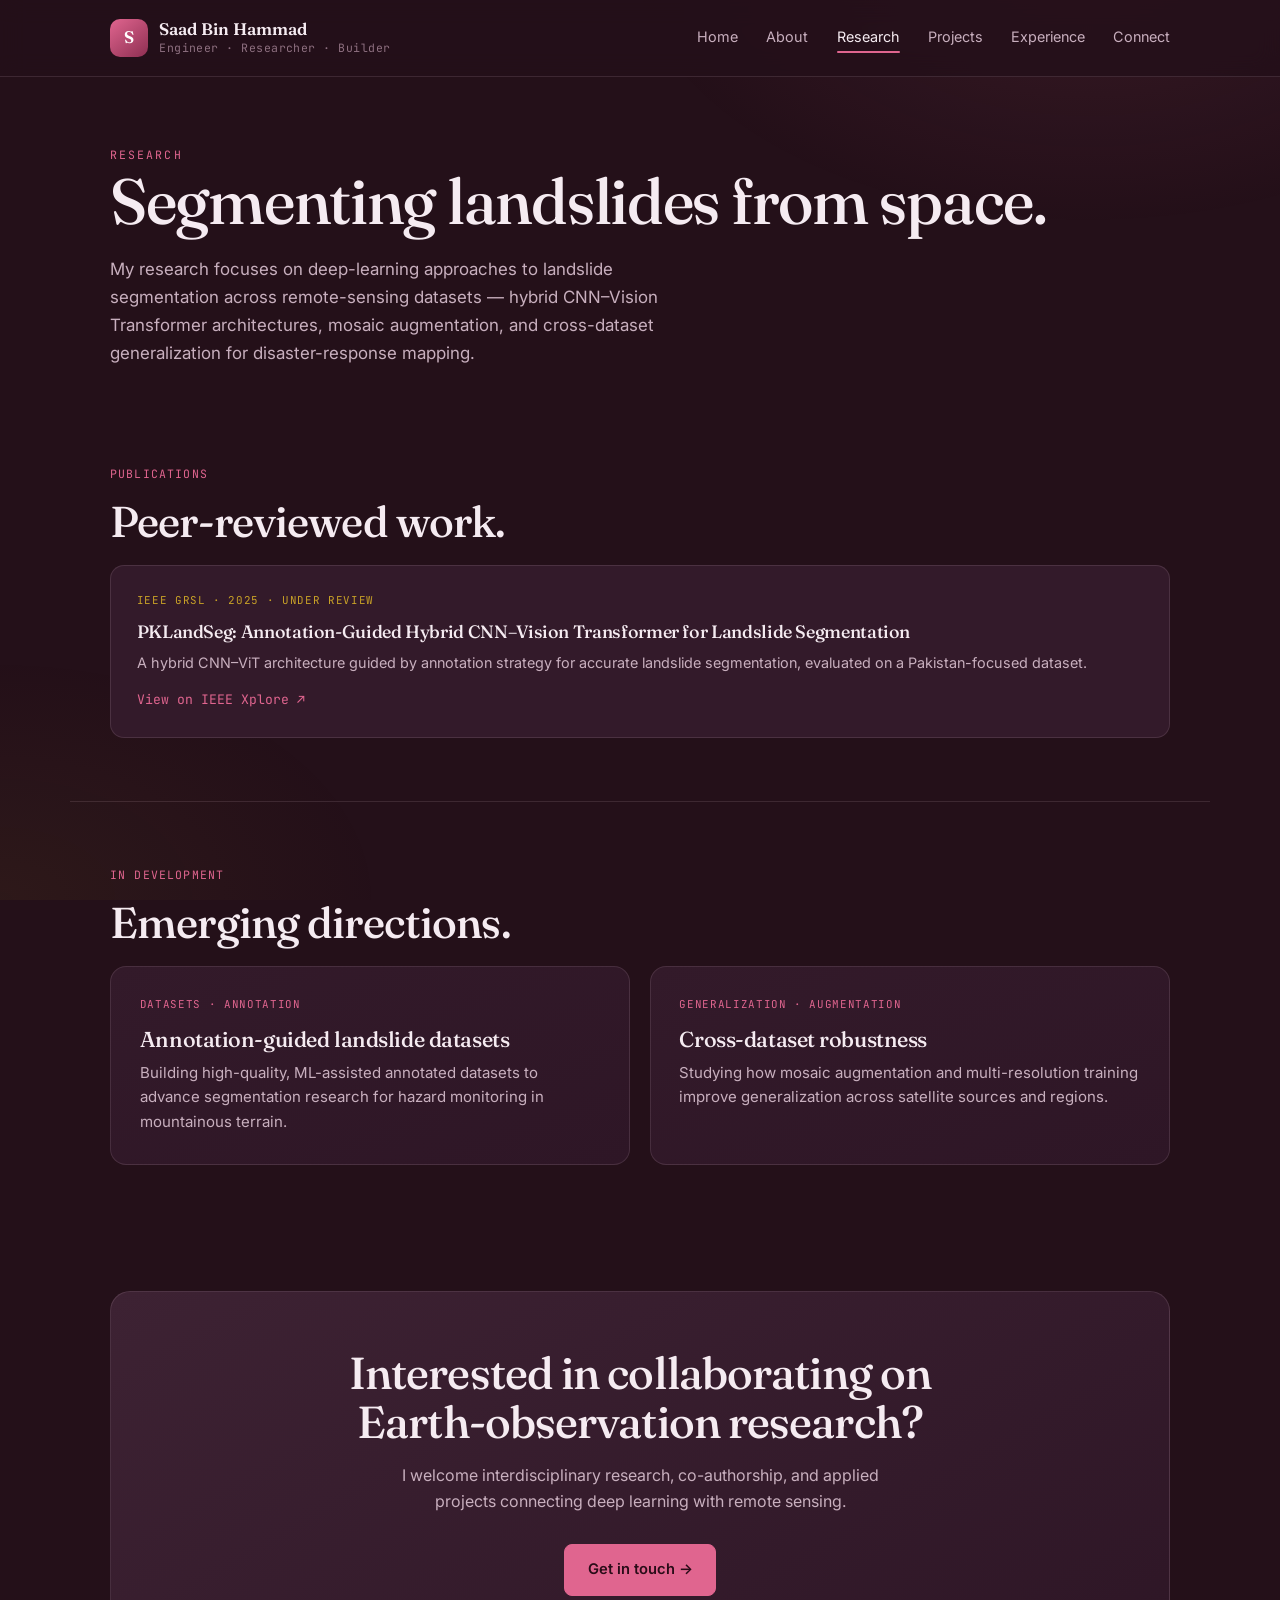
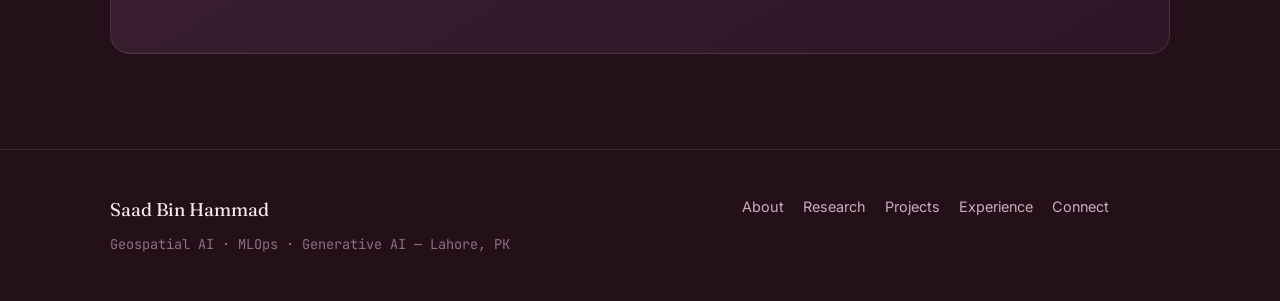
<file: research.html>
<!doctype html>
<html lang="en">
<head>
<meta charset="utf-8"><meta name="viewport" content="width=device-width,initial-scale=1">
<meta name="description" content="Research by Saad Bin Hammad — landslide segmentation, hybrid CNN-Vision Transformers, mosaic augmentation.">
<meta name="theme-color" content="#241019">
<title>Research | Saad Bin Hammad</title>
<link rel="stylesheet" href="style.css">
</head>
<body>
<a class="skip" href="#main">Skip to main content</a>
<nav class="nav">
  <div class="wrap">
    <a class="brand" href="index.html">
      <span class="mark">S</span>
      <span class="bt"><b>Saad Bin Hammad</b><span>Engineer · Researcher · Builder</span></span>
    </a>
    <button class="menu" aria-label="Open navigation">☰</button>
    <div class="nav-links">
      <a href="index.html">Home</a>
      <a href="about.html">About</a>
      <a href="research.html" class="active">Research</a>
      <a href="projects.html">Projects</a>
      <a href="experience.html">Experience</a>
      <a href="contact.html">Connect</a>
    </div>
  </div>
</nav>
<main id="main">
<header class="page-head"><div class="wrap">
  <span class="eyebrow">Research</span>
  <h1>Segmenting landslides from space.</h1>
  <p class="lede">My research focuses on deep-learning approaches to landslide segmentation across remote-sensing datasets — hybrid CNN–Vision Transformer architectures, mosaic augmentation, and cross-dataset generalization for disaster-response mapping.</p>
</div></header>

<section><div class="wrap">
  <div class="sec-tag">Publications</div>
  <h2 class="sec-lead">Peer-reviewed work.</h2>
  <div class="cards">
    <div class="card"><div class="kick">IEEE GRSL · 2025 · Under review</div><h3>PKLandSeg: Annotation-Guided Hybrid CNN–Vision Transformer for Landslide Segmentation</h3><p>A hybrid CNN–ViT architecture guided by annotation strategy for accurate landslide segmentation, evaluated on a Pakistan-focused dataset.</p><a class="link" href="https://ieeexplore.ieee.org/abstract/document/11430533" target="_blank" rel="noopener">View on IEEE Xplore ↗</a></div>
  </div>
</div></section>

<hr class="divider">

<section><div class="wrap">
  <div class="sec-tag">In development</div>
  <h2 class="sec-lead">Emerging directions.</h2>
  <div class="work-grid">
    <div class="wcard"><div class="wk">Datasets · Annotation</div><h3>Annotation-guided landslide datasets</h3><p>Building high-quality, ML-assisted annotated datasets to advance segmentation research for hazard monitoring in mountainous terrain.</p></div>
    <div class="wcard"><div class="wk">Generalization · Augmentation</div><h3>Cross-dataset robustness</h3><p>Studying how mosaic augmentation and multi-resolution training improve generalization across satellite sources and regions.</p></div>
  </div>
</div></section>

<section><div class="wrap"><div class="cta-band reveal">
  <h2>Interested in collaborating on Earth-observation research?</h2>
  <p>I welcome interdisciplinary research, co-authorship, and applied projects connecting deep learning with remote sensing.</p>
  <div class="cta-row"><a class="btn primary" href="contact.html">Get in touch →</a></div>
</div></div></section>
</main>
<footer>
  <div class="wrap">
    <div class="foot-grid">
      <div>
        <div class="fbrand">Saad Bin Hammad</div>
        <div class="muted">Geospatial AI · MLOps · Generative AI — Lahore, PK</div>
      </div>
      <div class="foot-links">
        <a href="about.html">About</a>
        <a href="research.html">Research</a>
        <a href="projects.html">Projects</a>
        <a href="experience.html">Experience</a>
        <a href="contact.html">Connect</a>
      </div>
    </div>
  </div>
</footer>
<script src="main.js"></script>
</body></html>
</file>
<file: style.css>
/* ===========================================================
   Saad Bin Hammad — academic-style portfolio
   Reference layout: dark plum, editorial, numbered sections
   Type: Fraunces (display serif) · Inter (UI) · JetBrains Mono (labels)
   =========================================================== */
@import url('https://fonts.googleapis.com/css2?family=Fraunces:ital,opsz,wght@0,9..144,400..600;1,9..144,400..600&family=Inter:wght@400;500;600;700&family=JetBrains+Mono:wght@400;500&display=swap');

:root{
  --bg:#241019;            /* deep plum base */
  --bg2:#2E1626;
  --panel:#331A2A;
  --panel2:#3D2233;
  --line:rgba(240,210,228,.12);
  --ink:#F5EBF1;
  --dim:#C8AFBE;
  --faint:#8E7080;
  --accent:#E0658F;        /* rose/magenta accent */
  --accent-2:#C9A227;      /* warm gold secondary */
  --accent-soft:rgba(224,101,143,.14);
  --max:1140px;
}
*{box-sizing:border-box}
html{scroll-behavior:smooth}
@media (prefers-reduced-motion:reduce){html{scroll-behavior:auto}*,*::before,*::after{animation-duration:.001ms!important;transition-duration:.001ms!important}}
body{margin:0;background:var(--bg);color:var(--ink);font-family:"Inter",system-ui,sans-serif;font-size:16px;line-height:1.65;-webkit-font-smoothing:antialiased;overflow-x:hidden}
body::before{content:"";position:fixed;inset:0;z-index:-1;pointer-events:none;
  background:radial-gradient(60% 50% at 85% -5%,rgba(224,101,143,.10),transparent 60%),
             radial-gradient(50% 45% at 0% 100%,rgba(201,162,39,.06),transparent 60%)}
a{color:inherit;text-decoration:none}
.wrap{max-width:var(--max);margin:0 auto;padding:0 clamp(1.25rem,5vw,2.5rem)}

h1,h2,h3{font-family:"Fraunces",Georgia,serif;font-weight:500;letter-spacing:-.02em;line-height:1.08;margin:0}
.eyebrow{font-family:"JetBrains Mono",monospace;font-size:.72rem;letter-spacing:.18em;text-transform:uppercase;color:var(--accent)}
.mono{font-family:"JetBrains Mono",monospace}

/* skip link */
.skip{position:absolute;left:-999px}
.skip:focus{left:1rem;top:1rem;background:var(--accent);color:#fff;padding:.5rem 1rem;border-radius:6px;z-index:99}

/* NAV */
.nav{position:sticky;top:0;z-index:40;backdrop-filter:blur(12px);background:rgba(36,16,25,.8);border-bottom:1px solid var(--line)}
.nav .wrap{display:flex;align-items:center;justify-content:space-between;height:76px;gap:1rem}
.brand{display:flex;align-items:center;gap:.7rem}
.brand .mark{width:38px;height:38px;border-radius:10px;background:linear-gradient(140deg,var(--accent),#8e2f52);display:grid;place-items:center;font-family:"Fraunces",serif;font-weight:600;color:#fff;font-size:1.05rem}
.brand .bt{line-height:1.1}
.brand .bt b{font-family:"Fraunces",serif;font-weight:600;font-size:1.05rem;display:block}
.brand .bt span{font-size:.72rem;color:var(--faint);font-family:"JetBrains Mono",monospace;letter-spacing:.04em}
.nav-links{display:flex;gap:clamp(.8rem,2.2vw,1.8rem);align-items:center}
.nav-links a{font-size:.9rem;color:var(--dim);transition:color .18s;position:relative;padding-bottom:3px}
.nav-links a:hover{color:var(--ink)}
.nav-links a.active{color:var(--ink)}
.nav-links a.active::after{content:"";position:absolute;left:0;right:0;bottom:-2px;height:2px;background:var(--accent);border-radius:2px}
.menu{display:none;background:none;border:0;color:var(--ink);font-size:1.4rem;cursor:pointer}
@media(max-width:900px){
  .menu{display:block}
  .nav-links{position:absolute;top:76px;left:0;right:0;flex-direction:column;align-items:flex-start;gap:0;background:var(--bg2);border-bottom:1px solid var(--line);max-height:0;overflow:hidden;transition:max-height .3s}
  .nav-links.open{max-height:460px}
  .nav-links a{width:100%;padding:.9rem clamp(1.25rem,5vw,2.5rem);border-top:1px solid var(--line)}
}

/* HERO */
.hero{padding:clamp(3rem,7vh,5.5rem) 0 clamp(2.5rem,5vh,4rem)}
.hero-grid{display:grid;grid-template-columns:1.25fr .75fr;gap:clamp(2rem,5vw,4rem);align-items:center}
@media(max-width:900px){.hero-grid{grid-template-columns:1fr}}
.hero .eyebrow{display:block;margin-bottom:1.4rem}
.hero h1{font-size:clamp(2.6rem,6vw,4.6rem)}
.hero .tagline{font-family:"Fraunces",serif;font-style:italic;font-size:clamp(1.3rem,2.6vw,2rem);color:var(--accent);margin:.4rem 0 1.6rem;font-weight:400}
.hero p.lede{color:var(--dim);font-size:1.08rem;max-width:52ch;margin:0 0 1.5rem}
.hero .role{font-size:.98rem;margin-bottom:1.8rem}
.hero .role b{color:var(--ink);font-weight:600}
.hero .role span{color:var(--faint);display:block;font-size:.9rem;font-family:"JetBrains Mono",monospace;margin-top:.2rem}
.hero-actions{display:flex;flex-wrap:wrap;gap:.8rem;margin-bottom:1.6rem}
.hero-social{display:flex;gap:1.2rem;font-family:"JetBrains Mono",monospace;font-size:.82rem}
.hero-social a{color:var(--dim);border-bottom:1px solid transparent;padding-bottom:2px}
.hero-social a:hover{color:var(--accent);border-color:var(--accent)}

.btn{display:inline-flex;align-items:center;gap:.5rem;font-family:"Inter";font-size:.92rem;font-weight:600;padding:.8rem 1.4rem;border-radius:8px;border:1px solid var(--line);color:var(--ink);background:transparent;cursor:pointer;transition:transform .2s,border-color .2s,background .2s}
.btn:hover{transform:translateY(-2px);border-color:var(--accent)}
.btn.primary{background:var(--accent);border-color:var(--accent);color:#2a0c18}
.btn.primary:hover{background:#ef82a6}

/* profile card */
.pcard{background:linear-gradient(160deg,var(--panel),var(--bg2));border:1px solid var(--line);border-radius:20px;padding:1.6rem;position:relative;box-shadow:0 30px 60px rgba(0,0,0,.35)}
.pcard .pc-no{position:absolute;top:1.2rem;right:1.4rem;font-family:"JetBrains Mono",monospace;font-size:.7rem;color:var(--faint)}
.pcard .pc-label{font-family:"JetBrains Mono",monospace;font-size:.68rem;letter-spacing:.12em;text-transform:uppercase;color:var(--accent);margin-bottom:1rem}
.pcard .pc-photo{width:100%;aspect-ratio:1/1;border-radius:14px;overflow:hidden;border:1px solid var(--line);margin-bottom:1.2rem;background:#fff}
.pcard .pc-photo img{width:100%;height:100%;object-fit:cover;object-position:center 25%}
.pcard .pc-name{font-family:"Fraunces",serif;font-size:1.3rem;margin-bottom:1rem}
.pc-list{display:flex;flex-direction:column;gap:.9rem;border-top:1px solid var(--line);padding-top:1.1rem}
.pc-item .k{font-family:"JetBrains Mono",monospace;font-size:.64rem;letter-spacing:.08em;text-transform:uppercase;color:var(--faint)}
.pc-item .v{font-weight:600;font-size:.95rem}
.pc-item .d{font-size:.85rem;color:var(--dim)}

/* keyword marquee */
.marquee{border-top:1px solid var(--line);border-bottom:1px solid var(--line);padding:1.1rem 0;overflow:hidden;background:var(--bg2)}
.marquee .track{display:flex;gap:2rem;white-space:nowrap;animation:scroll 26s linear infinite;font-family:"Fraunces",serif;font-size:1.3rem;color:var(--dim)}
.marquee .track span{display:inline-flex;align-items:center;gap:2rem}
.marquee .track .dot{color:var(--accent)}
@keyframes scroll{to{transform:translateX(-50%)}}
@media(prefers-reduced-motion:reduce){.marquee .track{animation:none}}

/* SECTIONS */
section{padding:clamp(3.5rem,7vh,5.5rem) 0}
.sec-tag{font-family:"JetBrains Mono",monospace;font-size:.72rem;letter-spacing:.1em;color:var(--accent);text-transform:uppercase;margin-bottom:1rem}
.sec-lead{font-size:clamp(1.7rem,3.6vw,2.7rem);max-width:20ch;margin-bottom:1.2rem}
.divider{height:1px;background:var(--line);border:0;max-width:var(--max);margin:0 auto}

/* perspective / statement */
.statement h2{font-size:clamp(1.8rem,4vw,3rem);max-width:24ch;line-height:1.15}
.statement p{color:var(--dim);max-width:60ch;margin:1.3rem 0 0;font-size:1.05rem}
.impact{display:grid;grid-template-columns:repeat(4,1fr);gap:1px;background:var(--line);border:1px solid var(--line);border-radius:14px;overflow:hidden;margin-top:2.4rem}
@media(max-width:720px){.impact{grid-template-columns:1fr 1fr}}
.impact .i{background:var(--bg);padding:1.4rem}
.impact .i .n{font-family:"JetBrains Mono",monospace;font-size:.72rem;color:var(--accent)}
.impact .i p{margin:.5rem 0 0;font-size:.92rem;color:var(--dim)}

/* interest chips */
.chips{display:flex;flex-wrap:wrap;gap:.7rem;margin-top:1.6rem}
.chip{border:1px solid var(--line);border-radius:100px;padding:.6rem 1.2rem;font-size:.92rem;color:var(--dim);transition:border-color .2s,color .2s;background:var(--panel)}
.chip:hover{border-color:var(--accent);color:var(--ink)}

/* work cards */
.work-grid{display:grid;grid-template-columns:repeat(2,1fr);gap:1.2rem;margin-top:1rem}
@media(max-width:760px){.work-grid{grid-template-columns:1fr}}
.wcard{display:block;border:1px solid var(--line);border-radius:16px;padding:1.8rem;background:linear-gradient(160deg,var(--panel),var(--bg2));transition:transform .3s,border-color .3s,box-shadow .3s}
.wcard:hover{transform:translateY(-5px);border-color:var(--accent);box-shadow:0 24px 50px rgba(0,0,0,.35)}
.wcard .wk{font-family:"JetBrains Mono",monospace;font-size:.68rem;letter-spacing:.06em;text-transform:uppercase;color:var(--accent);margin-bottom:.8rem}
.wcard h3{font-size:1.35rem;margin-bottom:.5rem;line-height:1.2}
.wcard p{color:var(--dim);font-size:.94rem;margin:0}
.wcard .go{display:inline-block;margin-top:1rem;font-family:"JetBrains Mono",monospace;font-size:.78rem;color:var(--accent)}

/* quote */
.quote{border-left:2px solid var(--accent);padding:.5rem 0 .5rem 2rem;max-width:60ch}
.quote p{font-family:"Fraunces",serif;font-style:italic;font-size:clamp(1.4rem,3vw,2.1rem);line-height:1.3;color:var(--ink)}
.quote .by{font-family:"JetBrains Mono",monospace;font-size:.8rem;color:var(--faint);margin-top:1rem}

/* CTA */
.cta-band{border:1px solid var(--line);border-radius:20px;padding:clamp(2.2rem,5vw,3.6rem);background:linear-gradient(150deg,var(--panel2),var(--bg2));text-align:center}
.cta-band h2{font-size:clamp(1.8rem,4vw,2.8rem);max-width:22ch;margin:0 auto}
.cta-band p{color:var(--dim);max-width:54ch;margin:1rem auto 1.8rem}
.cta-row{display:flex;flex-wrap:wrap;gap:.8rem;justify-content:center}

/* timeline (about/research) */
.tl{border-left:1px solid var(--line);margin-left:6px}
.tl-item{position:relative;padding:0 0 2.2rem 1.9rem}
.tl-item::before{content:"";position:absolute;left:-5px;top:.5rem;width:9px;height:9px;border-radius:50%;background:var(--accent);box-shadow:0 0 0 4px var(--bg)}
.tl-item:last-child{padding-bottom:0}
.tl-role{font-family:"Fraunces",serif;font-size:1.25rem}
.tl-org{color:var(--accent);font-size:.92rem}
.tl-meta{font-family:"JetBrains Mono",monospace;font-size:.72rem;color:var(--faint);margin:.3rem 0 .7rem}
.tl-item ul{margin:.4rem 0 0;padding-left:1.1rem;color:var(--dim);font-size:.94rem}
.tl-item ul li{margin-bottom:.35rem}

/* cards grid (pubs/skills) */
.cards{display:grid;grid-template-columns:repeat(auto-fit,minmax(280px,1fr));gap:1.1rem}
.card{background:var(--panel);border:1px solid var(--line);border-radius:14px;padding:1.6rem;transition:transform .3s,border-color .3s}
.card:hover{transform:translateY(-4px);border-color:var(--accent)}
.card .kick{font-family:"JetBrains Mono",monospace;font-size:.68rem;letter-spacing:.06em;color:var(--accent-2);margin-bottom:.7rem;text-transform:uppercase}
.card h3{font-size:1.12rem;margin-bottom:.5rem;line-height:1.25}
.card p{color:var(--dim);font-size:.9rem;margin:0}
.card a.link{color:var(--accent);font-size:.82rem;margin-top:.9rem;display:inline-block;font-family:"JetBrains Mono",monospace}

/* page head */
.page-head{padding:clamp(3rem,7vh,5rem) 0 1rem}
.page-head h1{font-size:clamp(2.2rem,5.5vw,4rem)}
.page-head .lede{color:var(--dim);max-width:56ch;margin-top:1.3rem;font-size:1.06rem}

/* skill groups */
.skill-grid{display:grid;grid-template-columns:repeat(auto-fit,minmax(230px,1fr));gap:1.5rem}
.skill-block h3{font-size:1.05rem;margin-bottom:.9rem;font-family:"Fraunces",serif}

/* contact links */
.contact-grid{display:grid;grid-template-columns:1.1fr 1fr;gap:clamp(2rem,5vw,4rem);align-items:start}
@media(max-width:760px){.contact-grid{grid-template-columns:1fr}}
.contact-links{display:flex;flex-direction:column;border-top:1px solid var(--line)}
.contact-links a{display:flex;justify-content:space-between;align-items:center;padding:1.1rem 0;border-bottom:1px solid var(--line);color:var(--ink);transition:padding-left .2s,color .2s}
.contact-links a:hover{padding-left:.6rem;color:var(--accent)}
.contact-links .k{font-family:"JetBrains Mono",monospace;font-size:.72rem;color:var(--faint)}

/* footer */
footer{border-top:1px solid var(--line);padding:2.8rem 0;margin-top:2rem}
.foot-grid{display:grid;grid-template-columns:1.4fr 1fr;gap:2rem;align-items:start}
@media(max-width:640px){.foot-grid{grid-template-columns:1fr}}
.foot-grid .fbrand{font-family:"Fraunces",serif;font-size:1.15rem}
.foot-grid .muted{color:var(--faint);font-size:.85rem;font-family:"JetBrains Mono",monospace;margin-top:.5rem}
.foot-links{display:flex;flex-wrap:wrap;gap:1.2rem}
.foot-links a{color:var(--dim);font-size:.9rem}
.foot-links a:hover{color:var(--accent)}

.reveal{opacity:0;transform:translateY(16px);transition:opacity .7s ease,transform .7s ease}
.reveal.vis{opacity:1;transform:none}
a:focus-visible,.btn:focus-visible,button:focus-visible{outline:2px solid var(--accent);outline-offset:3px;border-radius:4px}
</file>
